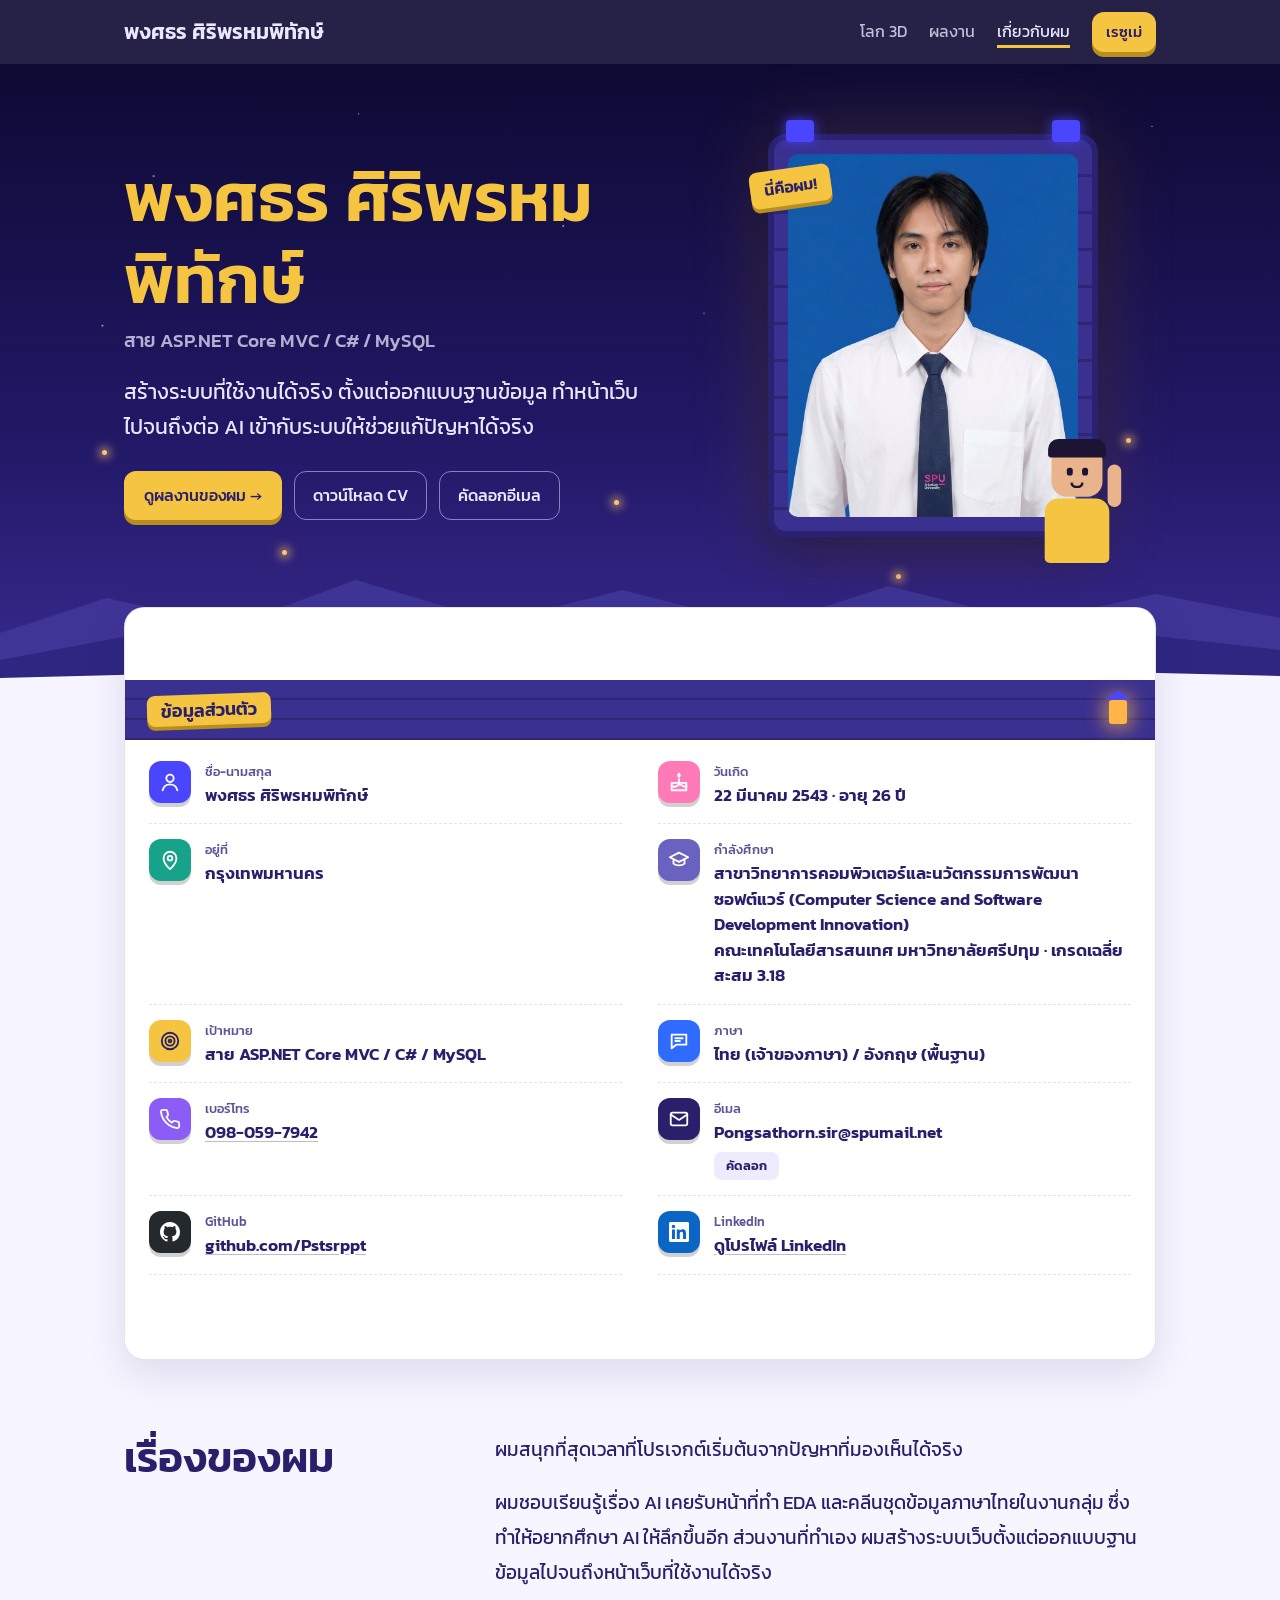
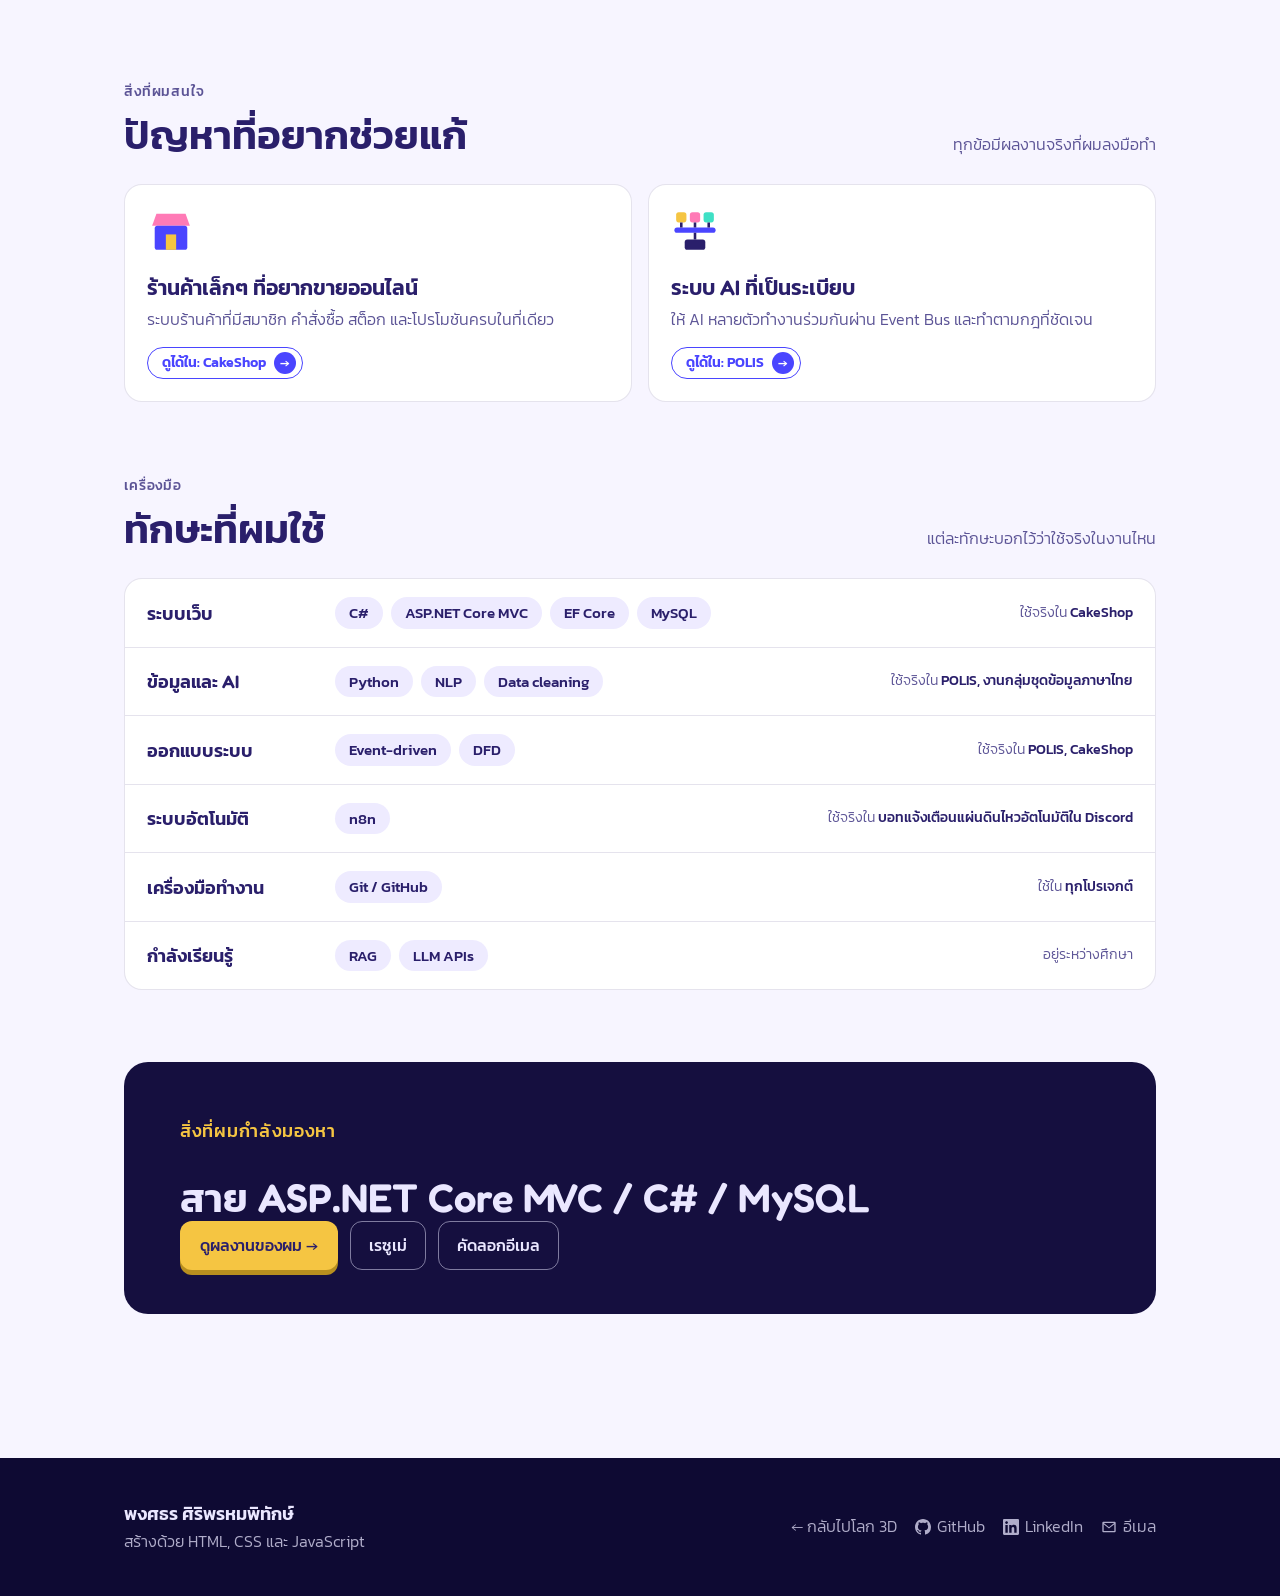
<file: about.html>
<!DOCTYPE html>
<html lang="th">
<head>
<meta charset="UTF-8">
<meta name="viewport" content="width=device-width, initial-scale=1">
<title>เกี่ยวกับผม | Pongsathorn Siriprompitak</title>
<meta name="description" content="เกี่ยวกับ Pongsathorn Siriprompitak สาย ASP.NET Core MVC / C# / MySQL ผลงานจริงจาก CakeShop และ POLIS">
<link rel="icon" type="image/svg+xml" href="favicon.svg">
<meta property="og:type" content="profile">
<meta property="og:title" content="เกี่ยวกับผม | Pongsathorn Siriprompitak">
<meta property="og:description" content="เกี่ยวกับ Pongsathorn Siriprompitak สาย ASP.NET Core MVC / C# / MySQL ผลงานจริงจาก CakeShop และ POLIS">
<meta property="og:url" content="https://pstsrppt.github.io/PortfolioPstsrppt.github.io/about.html">
<meta property="og:image" content="https://pstsrppt.github.io/PortfolioPstsrppt.github.io/images/me.jpg">
<meta name="twitter:card" content="summary_large_image">
<link rel="preconnect" href="https://fonts.googleapis.com">
<link href="https://fonts.googleapis.com/css2?family=Fredoka:wght@500;600;700&family=Kanit:wght@300;400;500;600&display=swap" rel="stylesheet">
<link rel="stylesheet" href="style.css">
</head>
<body>
<nav class="topnav" aria-label="เมนูหลัก"><div class="wrap">
  <a class="logo" href="index.html"><span data-bind="first">Pongsathorn</span><span class="ln"> <span data-bind="last">Siriprompitak</span></span></a>
  <div class="links">
    <a class="hide-m" href="index.html">โลก 3D</a>
    <a href="projects.html">ผลงาน</a>
    <a href="about.html">เกี่ยวกับผม</a>
    <a class="btn y sm" href="resume.html">เรซูเม่</a>
  </div>
</div></nav>
<header class="hero" data-glow>
  <span class="fly" style="left:8%;top:62%"></span><span class="fly" style="left:22%;top:78%;animation-delay:1.2s"></span>
  <span class="fly" style="left:48%;top:70%;animation-delay:2.4s"></span><span class="fly" style="left:70%;top:82%;animation-delay:.6s"></span>
  <span class="fly" style="left:88%;top:60%;animation-delay:3s"></span>
  <div class="wrap hgrid">
    <div>
      <h1><span data-bind="name">พงศธร ศิริพรหมพิทักษ์</span></h1>
      <p class="alias" data-bind="careerFocus">สาย ASP.NET Core MVC / C# / MySQL</p>
      <p class="lead">สร้างระบบที่ใช้งานได้จริง ตั้งแต่ออกแบบฐานข้อมูล ทำหน้าเว็บ ไปจนถึงต่อ AI เข้ากับระบบให้ช่วยแก้ปัญหาได้จริง</p>
      <div class="ctas">
        <a class="btn y" href="projects.html">ดูผลงานของผม →</a>
        <a class="btn g" href="resume.pdf" download="Pongsathorn_Siriprompitak_Resume.pdf">ดาวน์โหลด CV</a>
        <button class="btn g" data-copy>คัดลอกอีเมล</button>
      </div>
    </div>
    <div class="frame">
      <span class="cap l"></span><span class="cap r"></span>
      <div class="board">
        <div class="photo">
          <img src="images/me.jpg" alt="รูปของผม">
        </div>
      </div>
      <span class="sticker">นี่คือผม!</span>
      <div class="peek"><div class="buddy" aria-hidden="true"></div></div>
    </div>
  </div>
  <svg class="hills" viewBox="0 0 1440 150" preserveAspectRatio="none" aria-hidden="true">
    <polygon fill="#3F3596" points="0,95 120,60 260,88 400,42 560,84 700,52 860,88 1000,48 1160,84 1300,56 1440,80 1440,150 0,150"/>
    <polygon fill="#2E2680" points="0,122 180,92 330,114 520,84 690,118 880,88 1060,116 1240,92 1440,112 1440,150 0,150"/>
    <polygon fill="#F7F5FF" points="0,140 360,132 720,138 1080,130 1440,138 1440,150 0,150"/>
  </svg>
</header>

<div class="wrap lift">
  <section class="pcard rv" aria-labelledby="pcTitle">
    <div class="pchead"><h2 class="pctag" id="pcTitle">ข้อมูลส่วนตัว</h2><span class="pclamp" aria-hidden="true"></span></div>
    <ul class="pcgrid">
      <li><span class="pi" style="--c:#4A45FF;--s:#fff"><svg viewBox="0 0 24 24" aria-hidden="true"><circle cx="12" cy="8" r="4"/><path d="M4 21c1-4.5 4.5-6.5 8-6.5s7 2 8 6.5"/></svg></span><div><small>ชื่อ-นามสกุล</small><b data-bind="name">Pongsathorn Siriprompitak</b></div></li>
      <li data-if="birthText"><span class="pi" style="--c:#FF7AB6;--s:#fff"><svg viewBox="0 0 24 24" aria-hidden="true"><path d="M4 21h16v-8H4z"/><path d="M4 16c2 1.5 4 1.5 6 0s4-1.5 6 0 3 1.5 4 0"/><path d="M12 13V9"/><path d="M12 6.5c-1-1-1-2.5 0-3.5 1 1 1 2.5 0 3.5z"/></svg></span><div><small>วันเกิด</small><b data-bind="birthText"></b></div></li>
      <li><span class="pi" style="--c:#16A38A;--s:#fff"><svg viewBox="0 0 24 24" aria-hidden="true"><path d="M12 22s7-6.5 7-12a7 7 0 0 0-14 0c0 5.5 7 12 7 12z"/><circle cx="12" cy="10" r="2.5"/></svg></span><div><small>อยู่ที่</small><b data-bind="location">กรุงเทพมหานคร</b></div></li>
      <li><span class="pi" style="--c:#6A62C0;--s:#fff"><svg viewBox="0 0 24 24" aria-hidden="true"><path d="M2 9l10-5 10 5-10 5z"/><path d="M6 11v5c3 2.5 9 2.5 12 0v-5"/></svg></span><div><small>กำลังศึกษา</small><b>สาขา<span data-bind="major">วิทยาการคอมพิวเตอร์และนวัตกรรมการพัฒนาซอฟต์แวร์ (Software Full Stack Development)</span><br><span data-bind="faculty">คณะเทคโนโลยีสารสนเทศ</span> <span data-bind="universityFull">มหาวิทยาลัยศรีปทุม</span> · เกรดเฉลี่ยสะสม <span data-bind="gpa">3.18</span></b></div></li>
      <li><span class="pi" style="--c:#F5C542;--s:#2A1F6B"><svg viewBox="0 0 24 24" aria-hidden="true"><circle cx="12" cy="12" r="9"/><circle cx="12" cy="12" r="5"/><circle cx="12" cy="12" r="1.5"/></svg></span><div><small>เป้าหมาย</small><b data-bind="careerFocus">สาย ASP.NET Core MVC / C# / MySQL</b></div></li>
      <li><span class="pi" style="--c:#2F6BFF;--s:#fff"><svg viewBox="0 0 24 24" aria-hidden="true"><path d="M4 5h16v11H9l-5 4z"/><path d="M8 9h8M8 12h5"/></svg></span><div><small>ภาษา</small><b data-bind="languages">ไทย / อังกฤษ (พื้นฐาน)</b></div></li>
      <li><span class="pi" style="--c:#8B5CF6;--s:#fff"><svg viewBox="0 0 24 24" aria-hidden="true"><path d="M22 16.92v3a2 2 0 0 1-2.18 2 19.79 19.79 0 0 1-8.63-3.07 19.5 19.5 0 0 1-6-6 19.79 19.79 0 0 1-3.07-8.67A2 2 0 0 1 4.11 2h3a2 2 0 0 1 2 1.72c.127.96.361 1.903.7 2.81a2 2 0 0 1-.45 2.11L8.09 9.91a16 16 0 0 0 6 6l1.27-1.27a2 2 0 0 1 2.11-.45c.907.339 1.85.573 2.81.7A2 2 0 0 1 22 16.92z"/></svg></span><div><small>เบอร์โทร</small><b><a href="tel:0980597942" data-bind="phone">098-059-7942</a></b></div></li>
      <li><span class="pi" style="--c:#2A1F6B;--s:#fff"><svg viewBox="0 0 24 24" aria-hidden="true"><rect x="3" y="5" width="18" height="14" rx="2"/><path d="M3 7l9 6 9-6"/></svg></span><div><small>อีเมล</small><b data-bind="email">Pongsathorn.sir@spumail.net</b><button class="pcopy" data-copy>คัดลอก</button></div></li>
      <li><span class="pi solid" style="--c:#24292E;--s:#fff"><svg viewBox="0 0 16 16" aria-hidden="true"><path d="M8 0C3.58 0 0 3.58 0 8c0 3.54 2.29 6.53 5.47 7.59.4.07.55-.17.55-.38 0-.19-.01-.82-.01-1.49-2.01.37-2.53-.49-2.69-.94-.09-.23-.48-.94-.82-1.13-.28-.15-.68-.52-.01-.53.63-.01 1.08.58 1.23.82.72 1.21 1.87.87 2.33.66.07-.52.28-.87.51-1.07-1.78-.2-3.64-.89-3.64-3.95 0-.87.31-1.59.82-2.15-.08-.2-.36-1.02.08-2.12 0 0 .67-.21 2.2.82.64-.18 1.32-.27 2-.27.68 0 1.36.09 2 .27 1.53-1.04 2.2-.82 2.2-.82.44 1.1.16 1.92.08 2.12.51.56.82 1.27.82 2.15 0 3.07-1.87 3.75-3.65 3.95.29.25.54.73.54 1.48 0 1.07-.01 1.93-.01 2.2 0 .21.15.46.55.38A8.013 8.013 0 0 0 16 8c0-4.42-3.58-8-8-8z"/></svg></span><div><small>GitHub</small><b><a data-link="github">github.com/Pstsrppt</a></b></div></li>
      <li><span class="pi solid" style="--c:#0A66C2;--s:#fff"><svg viewBox="0 0 24 24" aria-hidden="true"><path d="M20.447 20.452h-3.554v-5.569c0-1.328-.027-3.037-1.852-3.037-1.853 0-2.136 1.445-2.136 2.939v5.667H9.351V9h3.414v1.561h.046c.477-.9 1.637-1.85 3.37-1.85 3.601 0 4.267 2.37 4.267 5.455v6.286zM5.337 7.433c-1.144 0-2.063-.926-2.063-2.065 0-1.138.92-2.063 2.063-2.063 1.14 0 2.064.925 2.064 2.063 0 1.139-.925 2.065-2.064 2.065zm1.782 13.019H3.555V9h3.564v11.452zM22.225 0H1.771C.792 0 0 .774 0 1.729v20.542C0 23.227.792 24 1.771 24h20.451C23.2 24 24 23.227 24 22.271V1.729C24 .774 23.2 0 22.222 0h.003z"/></svg></span><div><small>LinkedIn</small><b><a data-link="linkedin">ดูโปรไฟล์ LinkedIn</a></b></div></li>
    </ul>
  </section>
</div>

<section><div class="wrap story">
  <h2 class="rv">เรื่องของผม</h2>
  <div class="rv">
    <p>ผมสนุกที่สุดเวลาที่โปรเจกต์เริ่มต้นจากปัญหาที่มองเห็นได้จริง</p>
    <p>ผมชอบเรียนรู้เรื่อง AI เคยรับหน้าที่ทำ EDA และคลีนชุดข้อมูลภาษาไทยในงานกลุ่ม ซึ่งทำให้อยากศึกษา AI ให้ลึกขึ้นอีก ส่วนงานที่ทำเอง ผมสร้างระบบเว็บตั้งแต่ออกแบบฐานข้อมูลไปจนถึงหน้าเว็บที่ใช้งานได้จริง</p>
  </div>
</div></section>

<section style="padding-top:0"><div class="wrap">
  <div class="sechead rv"><div><p class="kick">สิ่งที่ผมสนใจ</p><h2>ปัญหาที่อยากช่วยแก้</h2></div><p>ทุกข้อมีผลงานจริงที่ผมลงมือทำ</p></div>
  <div class="cards">
    <article class="card rv">
      <svg class="ico" viewBox="0 0 56 56" aria-hidden="true"><path d="M6 22l5-14h34l5 14z" fill="#FF7AB6"/><rect x="9" y="22" width="38" height="28" rx="3" fill="#4A45FF"/><rect x="22" y="32" width="12" height="18" fill="#F5C542"/></svg>
      <h3>ร้านค้าเล็กๆ ที่อยากขายออนไลน์</h3><p>ระบบร้านค้าที่มีสมาชิก คำสั่งซื้อ สต็อก และโปรโมชันครบในที่เดียว</p><a class="seein" href="projects.html#cakeshop">ดูได้ใน: CakeShop</a>
    </article>
    <article class="card rv">
      <svg class="ico" viewBox="0 0 56 56" aria-hidden="true"><rect x="4" y="24" width="48" height="6" rx="3" fill="#4A45FF"/><rect x="6" y="6" width="12" height="12" rx="3" fill="#F5C542"/><rect x="22" y="6" width="12" height="12" rx="3" fill="#FF7AB6"/><rect x="38" y="6" width="12" height="12" rx="3" fill="#3FE0C5"/><rect x="16" y="38" width="24" height="12" rx="3" fill="#2A1F6B"/><path d="M12 18v6M28 18v6M44 18v6M28 30v8" stroke="#2A1F6B" stroke-width="3"/></svg>
      <h3>ระบบ AI ที่เป็นระเบียบ</h3><p>ให้ AI หลายตัวทำงานร่วมกันผ่าน Event Bus และทำตามกฎที่ชัดเจน</p><a class="seein" href="projects.html#polis">ดูได้ใน: POLIS</a>
    </article>
  </div>
</div></section>

<section style="padding-top:0"><div class="wrap">
  <div class="sechead rv"><div><p class="kick">เครื่องมือ</p><h2>ทักษะที่ผมใช้</h2></div><p>แต่ละทักษะบอกไว้ว่าใช้จริงในงานไหน</p></div>
  <div class="tools rv">
    <div class="trow"><b>ระบบเว็บ</b><div class="chips"><span>C#</span><span>ASP.NET Core MVC</span><span>EF Core</span><span>MySQL</span></div><p class="proof">ใช้จริงใน <strong>CakeShop</strong></p></div>
    <div class="trow"><b>ข้อมูลและ AI</b><div class="chips"><span>Python</span><span>NLP</span><span>Data cleaning</span></div><p class="proof">ใช้จริงใน <strong>POLIS, งานกลุ่มชุดข้อมูลภาษาไทย</strong></p></div>
    <div class="trow"><b>ออกแบบระบบ</b><div class="chips"><span>Event-driven</span><span>DFD</span></div><p class="proof">ใช้จริงใน <strong>POLIS, CakeShop</strong></p></div>
    <div class="trow"><b>ระบบอัตโนมัติ</b><div class="chips"><span>n8n</span></div><p class="proof">ใช้จริงใน <strong data-bind="n8n">[โปรเจกต์ที่ใช้ n8n]</strong></p></div>
    <div class="trow"><b>เครื่องมือทำงาน</b><div class="chips"><span>Git / GitHub</span></div><p class="proof">ใช้ใน <strong>ทุกโปรเจกต์</strong></p></div>
    <div class="trow"><b>กำลังเรียนรู้</b><div class="chips"><span>RAG</span><span>LLM APIs</span></div><p class="proof">อยู่ระหว่างศึกษา</p></div>
  </div>
</div></section>

<section style="padding-top:0"><div class="wrap">
  <div class="look rv" data-glow>
    <p class="kick">สิ่งที่ผมกำลังมองหา</p>
    <h2 data-bind="careerFocus">สาย ASP.NET Core MVC / C# / MySQL</h2>
    <div class="ctas">
      <a class="btn y" href="projects.html">ดูผลงานของผม →</a>
      <a class="btn g" href="resume.html">เรซูเม่</a>
      <button class="btn g" data-copy>คัดลอกอีเมล</button>
    </div>
  </div>
</div></section>
<footer><div class="wrap">
  <div><b data-bind="name">Pongsathorn Siriprompitak</b><br>สร้างด้วย HTML, CSS และ JavaScript</div>
  <div class="fl"><a href="index.html">← กลับไปโลก 3D</a><a data-link="github"><svg viewBox="0 0 16 16" aria-hidden="true"><path d="M8 0C3.58 0 0 3.58 0 8c0 3.54 2.29 6.53 5.47 7.59.4.07.55-.17.55-.38 0-.19-.01-.82-.01-1.49-2.01.37-2.53-.49-2.69-.94-.09-.23-.48-.94-.82-1.13-.28-.15-.68-.52-.01-.53.63-.01 1.08.58 1.23.82.72 1.21 1.87.87 2.33.66.07-.52.28-.87.51-1.07-1.78-.2-3.64-.89-3.64-3.95 0-.87.31-1.59.82-2.15-.08-.2-.36-1.02.08-2.12 0 0 .67-.21 2.2.82.64-.18 1.32-.27 2-.27.68 0 1.36.09 2 .27 1.53-1.04 2.2-.82 2.2-.82.44 1.1.16 1.92.08 2.12.51.56.82 1.27.82 2.15 0 3.07-1.87 3.75-3.65 3.95.29.25.54.73.54 1.48 0 1.07-.01 1.93-.01 2.2 0 .21.15.46.55.38A8.013 8.013 0 0 0 16 8c0-4.42-3.58-8-8-8z"/></svg>GitHub</a><a data-link="linkedin"><svg viewBox="0 0 24 24" aria-hidden="true"><path d="M20.447 20.452h-3.554v-5.569c0-1.328-.027-3.037-1.852-3.037-1.853 0-2.136 1.445-2.136 2.939v5.667H9.351V9h3.414v1.561h.046c.477-.9 1.637-1.85 3.37-1.85 3.601 0 4.267 2.37 4.267 5.455v6.286zM5.337 7.433c-1.144 0-2.063-.926-2.063-2.065 0-1.138.92-2.063 2.063-2.063 1.14 0 2.064.925 2.064 2.063 0 1.139-.925 2.065-2.064 2.065zm1.782 13.019H3.555V9h3.564v11.452zM22.225 0H1.771C.792 0 0 .774 0 1.729v20.542C0 23.227.792 24 1.771 24h20.451C23.2 24 24 23.227 24 22.271V1.729C24 .774 23.2 0 22.222 0h.003z"/></svg>LinkedIn</a><a data-link="email"><svg viewBox="0 0 24 24" aria-hidden="true"><path d="M2 5.5A1.5 1.5 0 0 1 3.5 4h17A1.5 1.5 0 0 1 22 5.5v13a1.5 1.5 0 0 1-1.5 1.5h-17A1.5 1.5 0 0 1 2 18.5v-13zm2.2.5 7.8 6.2L19.8 6H4.2zM4 7.9V18h16V7.9l-8 6.4-8-6.4z"/></svg>อีเมล</a></div>
</div></footer>
<script src="data.js"></script>
<script src="site.js"></script>
</body>
</html>
</file>
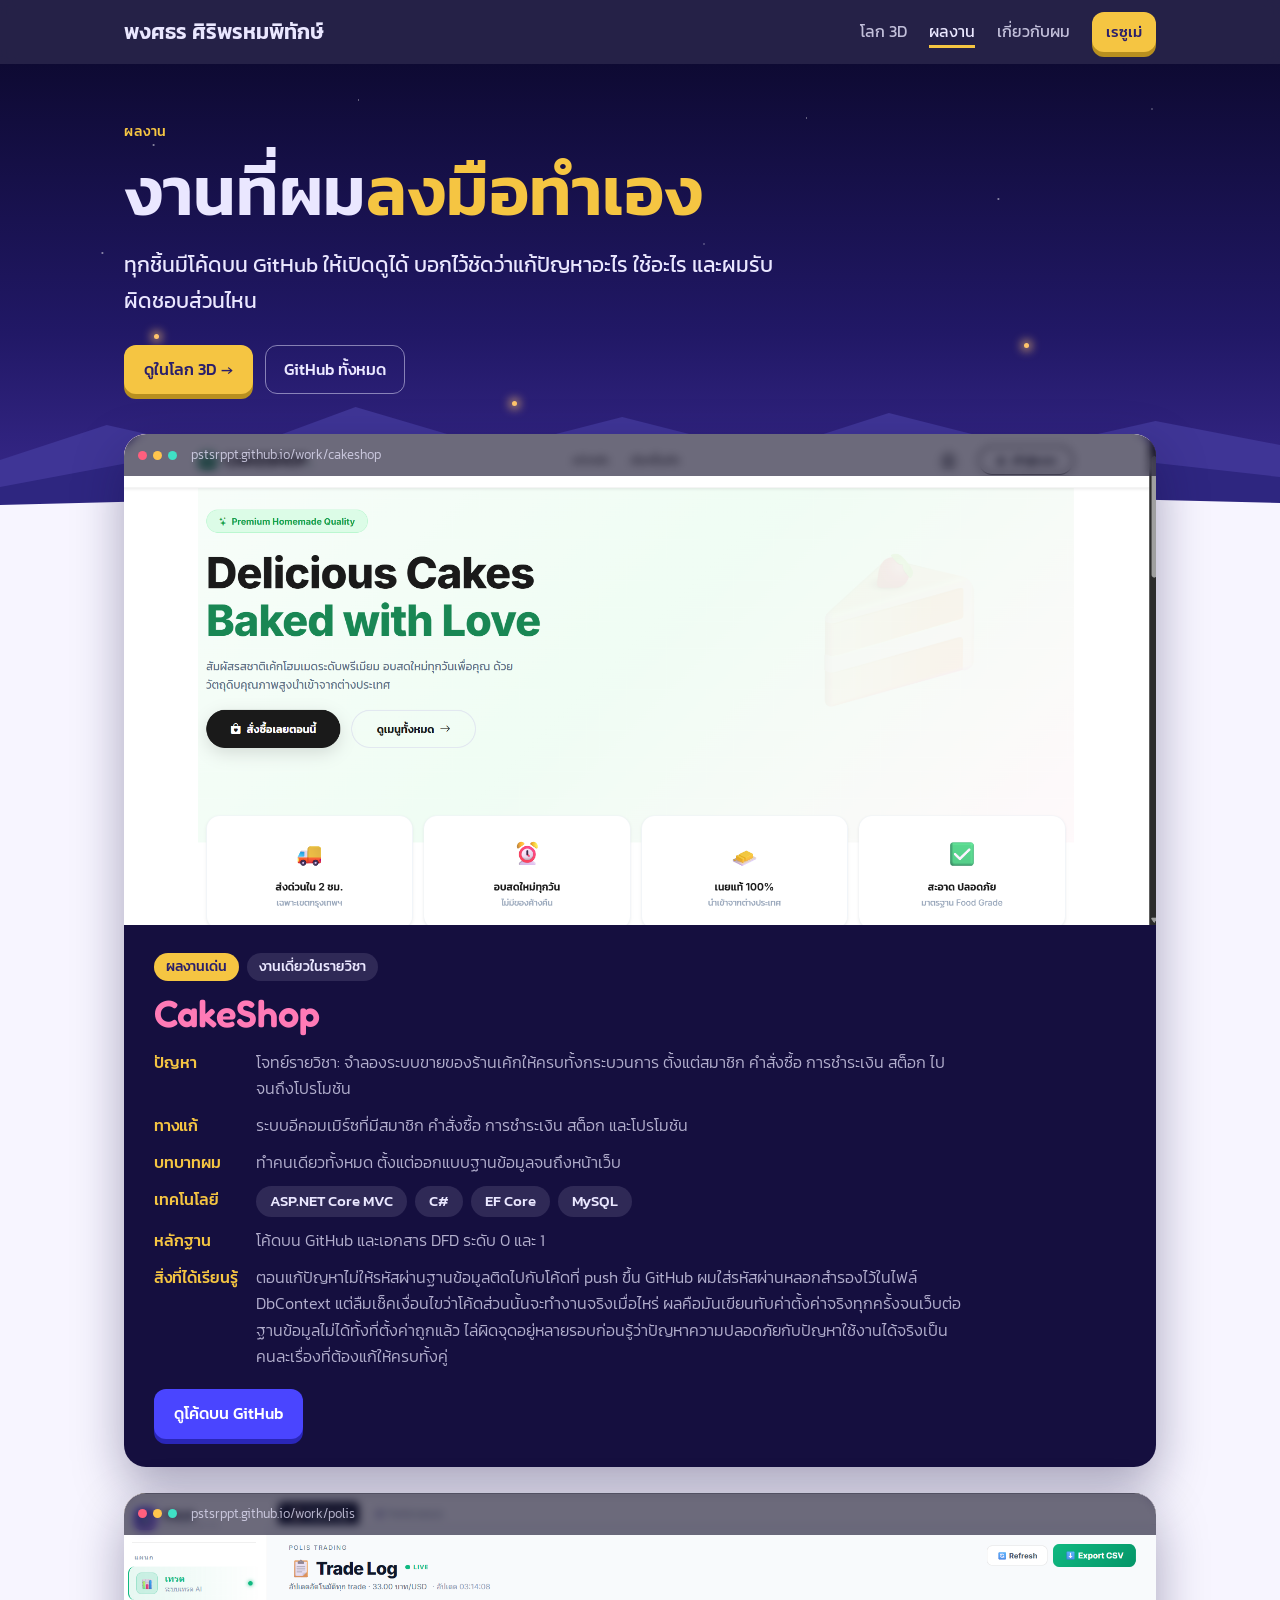
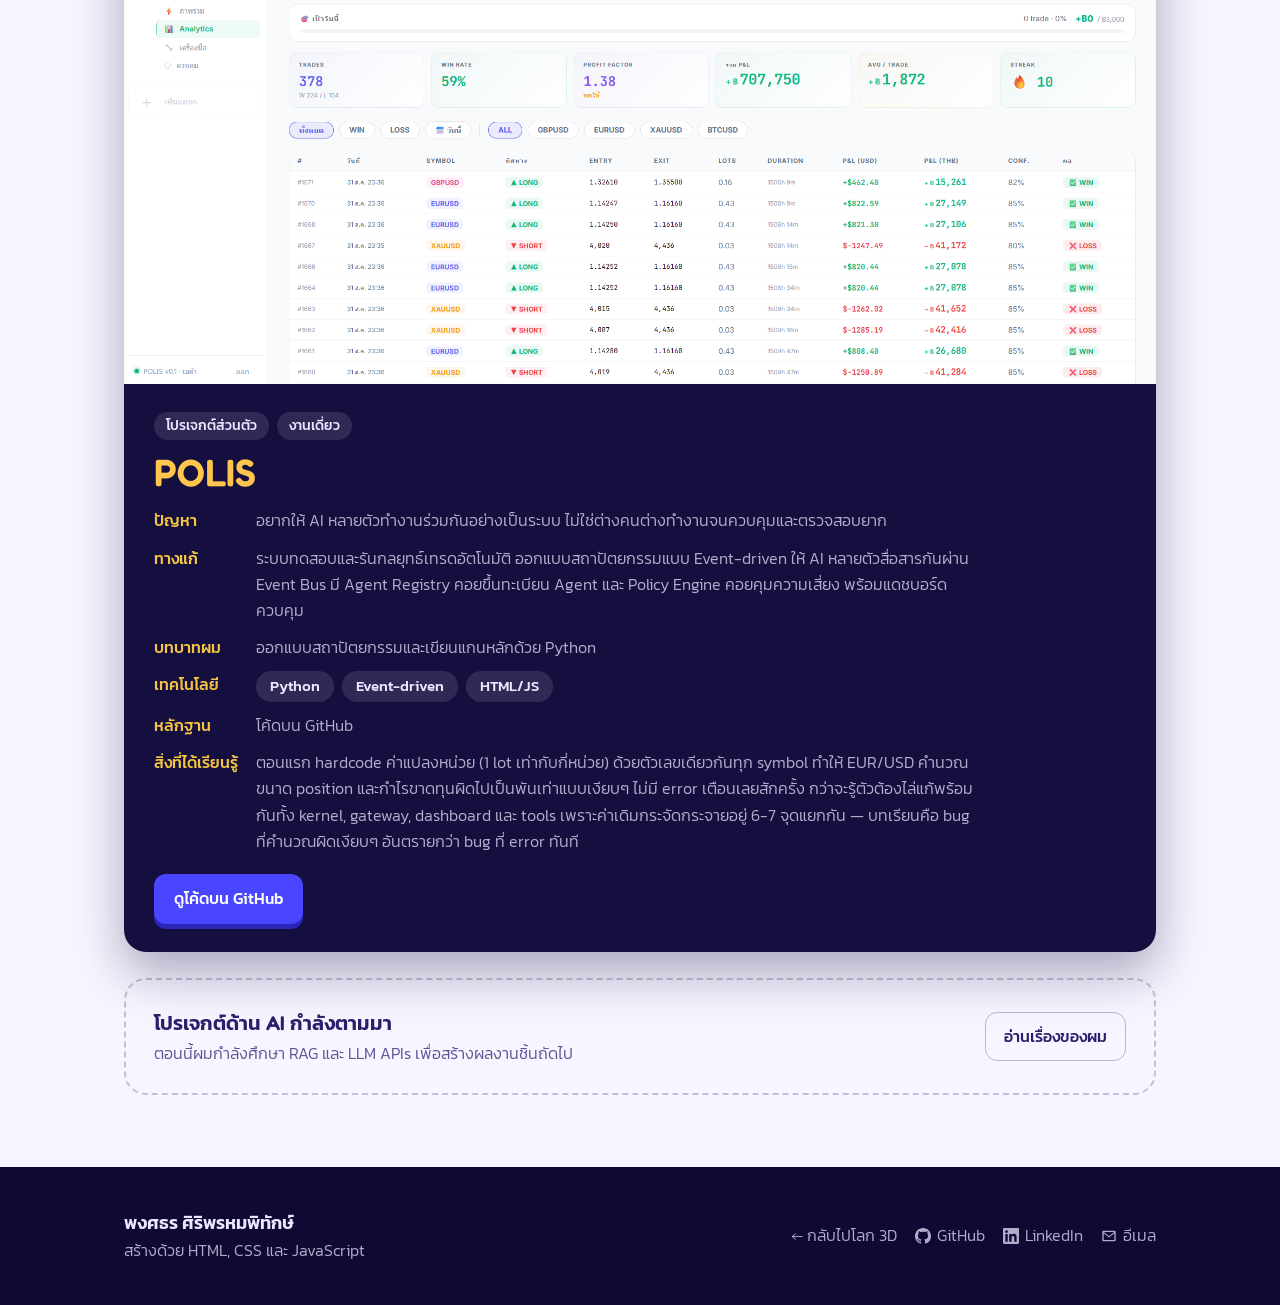
<file: projects.html>
<!DOCTYPE html>
<html lang="th">
<head>
<meta charset="UTF-8">
<meta name="viewport" content="width=device-width, initial-scale=1">
<title>ผลงาน | Pongsathorn Siriprompitak</title>
<meta name="description" content="ผลงานของ Pongsathorn Siriprompitak: CakeShop ระบบอีคอมเมิร์ซด้วย ASP.NET Core MVC และ POLIS ระบบ AI แบบ Event-driven">
<link rel="icon" type="image/svg+xml" href="favicon.svg">
<meta property="og:type" content="website">
<meta property="og:title" content="ผลงาน | Pongsathorn Siriprompitak">
<meta property="og:description" content="ผลงานของ Pongsathorn Siriprompitak: CakeShop ระบบอีคอมเมิร์ซด้วย ASP.NET Core MVC และ POLIS ระบบ AI แบบ Event-driven">
<meta property="og:url" content="https://pstsrppt.github.io/PortfolioPstsrppt.github.io/projects.html">
<meta property="og:image" content="https://pstsrppt.github.io/PortfolioPstsrppt.github.io/images/cakeshop.png">
<meta name="twitter:card" content="summary_large_image">
<link rel="preconnect" href="https://fonts.googleapis.com">
<link href="https://fonts.googleapis.com/css2?family=Fredoka:wght@500;600;700&family=Kanit:wght@300;400;500;600&display=swap" rel="stylesheet">
<link rel="stylesheet" href="style.css">
</head>
<body>
<nav class="topnav" aria-label="เมนูหลัก"><div class="wrap">
  <a class="logo" href="index.html"><span data-bind="first">Pongsathorn</span><span class="ln"> <span data-bind="last">Siriprompitak</span></span></a>
  <div class="links">
    <a class="hide-m" href="index.html">โลก 3D</a>
    <a href="projects.html">ผลงาน</a>
    <a href="about.html">เกี่ยวกับผม</a>
    <a class="btn y sm" href="resume.html">เรซูเม่</a>
  </div>
</div></nav>
<header class="hero short" data-glow>
  <span class="fly" style="left:12%;top:60%"></span><span class="fly" style="left:40%;top:75%;animation-delay:1.4s"></span><span class="fly" style="left:80%;top:62%;animation-delay:2.6s"></span>
  <div class="wrap">
    <p class="kick" style="color:var(--tag)">ผลงาน</p>
    <h1>งานที่ผม<span>ลงมือทำเอง</span></h1>
    <p class="lead">ทุกชิ้นมีโค้ดบน GitHub ให้เปิดดูได้ บอกไว้ชัดว่าแก้ปัญหาอะไร ใช้อะไร และผมรับผิดชอบส่วนไหน</p>
    <div class="ctas"><a class="btn y" href="index.html?go=projects">ดูในโลก 3D →</a><a class="btn g" data-link="github">GitHub ทั้งหมด</a></div>
  </div>
  <svg class="hills" viewBox="0 0 1440 150" preserveAspectRatio="none" aria-hidden="true">
    <polygon fill="#3F3596" points="0,95 120,60 260,88 400,42 560,84 700,52 860,88 1000,48 1160,84 1300,56 1440,80 1440,150 0,150"/>
    <polygon fill="#2E2680" points="0,122 180,92 330,114 520,84 690,118 880,88 1060,116 1240,92 1440,112 1440,150 0,150"/>
    <polygon fill="#F7F5FF" points="0,140 360,132 720,138 1080,130 1440,138 1440,150 0,150"/>
  </svg>
</header>

<div class="wrap lift">
  <article class="case rv" id="cakeshop" style="--c:#FF7AB6">
    <div class="shot">
      <div class="chrome" aria-hidden="true"><i></i><i></i><i></i><span>pstsrppt.github.io/work/cakeshop</span></div>
      <img src="images/cakeshop.png" alt="หน้าจอระบบ CakeShop">
    </div>
    <div class="body">
      <div class="tagrow"><span class="tag star">ผลงานเด่น</span><span class="tag">งานเดี่ยวในรายวิชา</span></div>
      <h2>CakeShop</h2>
      <dl class="dl">
        <dt>ปัญหา</dt><dd>โจทย์รายวิชา: จำลองระบบขายของร้านเค้กให้ครบทั้งกระบวนการ ตั้งแต่สมาชิก คำสั่งซื้อ การชำระเงิน สต็อก ไปจนถึงโปรโมชัน</dd>
        <dt>ทางแก้</dt><dd>ระบบอีคอมเมิร์ซที่มีสมาชิก คำสั่งซื้อ การชำระเงิน สต็อก และโปรโมชัน</dd>
        <dt>บทบาทผม</dt><dd>ทำคนเดียวทั้งหมด ตั้งแต่ออกแบบฐานข้อมูลจนถึงหน้าเว็บ</dd>
        <dt>เทคโนโลยี</dt><dd><div class="chips"><span>ASP.NET Core MVC</span><span>C#</span><span>EF Core</span><span>MySQL</span></div></dd>
        <dt>หลักฐาน</dt><dd>โค้ดบน GitHub และเอกสาร DFD ระดับ 0 และ 1</dd>
        <dt>สิ่งที่ได้เรียนรู้</dt><dd>ตอนแก้ปัญหาไม่ให้รหัสผ่านฐานข้อมูลติดไปกับโค้ดที่ push ขึ้น GitHub ผมใส่รหัสผ่านหลอกสำรองไว้ในไฟล์ DbContext แต่ลืมเช็คเงื่อนไขว่าโค้ดส่วนนั้นจะทำงานจริงเมื่อไหร่ ผลคือมันเขียนทับค่าตั้งค่าจริงทุกครั้งจนเว็บต่อฐานข้อมูลไม่ได้ทั้งที่ตั้งค่าถูกแล้ว ไล่ผิดจุดอยู่หลายรอบก่อนรู้ว่าปัญหาความปลอดภัยกับปัญหาใช้งานได้จริงเป็นคนละเรื่องที่ต้องแก้ให้ครบทั้งคู่</dd>
      </dl>
      <div class="ctas"><a class="btn b" href="https://github.com/Pstsrppt/cakeshop-ecommerce" target="_blank" rel="noopener">ดูโค้ดบน GitHub</a></div>
    </div>
  </article>
  <article class="case rv" id="polis" style="--c:#FFC54D">
    <div class="shot">
      <div class="chrome" aria-hidden="true"><i></i><i></i><i></i><span>pstsrppt.github.io/work/polis</span></div>
      <img src="images/polis.png" alt="แดชบอร์ด Trade Log ของ POLIS">
    </div>
    <div class="body">
      <div class="tagrow"><span class="tag">โปรเจกต์ส่วนตัว</span><span class="tag">งานเดี่ยว</span></div>
      <h2>POLIS</h2>
      <dl class="dl">
        <dt>ปัญหา</dt><dd>อยากให้ AI หลายตัวทำงานร่วมกันอย่างเป็นระบบ ไม่ใช่ต่างคนต่างทำงานจนควบคุมและตรวจสอบยาก</dd>
        <dt>ทางแก้</dt><dd>ระบบทดสอบและรันกลยุทธ์เทรดอัตโนมัติ ออกแบบสถาปัตยกรรมแบบ Event-driven ให้ AI หลายตัวสื่อสารกันผ่าน Event Bus มี Agent Registry คอยขึ้นทะเบียน Agent และ Policy Engine คอยคุมความเสี่ยง พร้อมแดชบอร์ดควบคุม</dd>
        <dt>บทบาทผม</dt><dd>ออกแบบสถาปัตยกรรมและเขียนแกนหลักด้วย Python</dd>
        <dt>เทคโนโลยี</dt><dd><div class="chips"><span>Python</span><span>Event-driven</span><span>HTML/JS</span></div></dd>
        <dt>หลักฐาน</dt><dd>โค้ดบน GitHub</dd>
        <dt>สิ่งที่ได้เรียนรู้</dt><dd>ตอนแรก hardcode ค่าแปลงหน่วย (1 lot เท่ากับกี่หน่วย) ด้วยตัวเลขเดียวกันทุก symbol ทำให้ EUR/USD คำนวณขนาด position และกำไรขาดทุนผิดไปเป็นพันเท่าแบบเงียบๆ ไม่มี error เตือนเลยสักครั้ง กว่าจะรู้ตัวต้องไล่แก้พร้อมกันทั้ง kernel, gateway, dashboard และ tools เพราะค่าเดิมกระจัดกระจายอยู่ 6-7 จุดแยกกัน — บทเรียนคือ bug ที่คำนวณผิดเงียบๆ อันตรายกว่า bug ที่ error ทันที</dd>
      </dl>
      <div class="ctas"><a class="btn b" href="https://github.com/Pstsrppt/polis-trading-system" target="_blank" rel="noopener">ดูโค้ดบน GitHub</a></div>
    </div>
  </article>

  <div class="soon rv">
    <div><b>โปรเจกต์ด้าน AI กำลังตามมา</b><br>ตอนนี้ผมกำลังศึกษา RAG และ LLM APIs เพื่อสร้างผลงานชิ้นถัดไป</div>
    <a class="btn gi" href="about.html">อ่านเรื่องของผม</a>
  </div>
</div>
<footer><div class="wrap">
  <div><b data-bind="name">Pongsathorn Siriprompitak</b><br>สร้างด้วย HTML, CSS และ JavaScript</div>
  <div class="fl"><a href="index.html">← กลับไปโลก 3D</a><a data-link="github"><svg viewBox="0 0 16 16" aria-hidden="true"><path d="M8 0C3.58 0 0 3.58 0 8c0 3.54 2.29 6.53 5.47 7.59.4.07.55-.17.55-.38 0-.19-.01-.82-.01-1.49-2.01.37-2.53-.49-2.69-.94-.09-.23-.48-.94-.82-1.13-.28-.15-.68-.52-.01-.53.63-.01 1.08.58 1.23.82.72 1.21 1.87.87 2.33.66.07-.52.28-.87.51-1.07-1.78-.2-3.64-.89-3.64-3.95 0-.87.31-1.59.82-2.15-.08-.2-.36-1.02.08-2.12 0 0 .67-.21 2.2.82.64-.18 1.32-.27 2-.27.68 0 1.36.09 2 .27 1.53-1.04 2.2-.82 2.2-.82.44 1.1.16 1.92.08 2.12.51.56.82 1.27.82 2.15 0 3.07-1.87 3.75-3.65 3.95.29.25.54.73.54 1.48 0 1.07-.01 1.93-.01 2.2 0 .21.15.46.55.38A8.013 8.013 0 0 0 16 8c0-4.42-3.58-8-8-8z"/></svg>GitHub</a><a data-link="linkedin"><svg viewBox="0 0 24 24" aria-hidden="true"><path d="M20.447 20.452h-3.554v-5.569c0-1.328-.027-3.037-1.852-3.037-1.853 0-2.136 1.445-2.136 2.939v5.667H9.351V9h3.414v1.561h.046c.477-.9 1.637-1.85 3.37-1.85 3.601 0 4.267 2.37 4.267 5.455v6.286zM5.337 7.433c-1.144 0-2.063-.926-2.063-2.065 0-1.138.92-2.063 2.063-2.063 1.14 0 2.064.925 2.064 2.063 0 1.139-.925 2.065-2.064 2.065zm1.782 13.019H3.555V9h3.564v11.452zM22.225 0H1.771C.792 0 0 .774 0 1.729v20.542C0 23.227.792 24 1.771 24h20.451C23.2 24 24 23.227 24 22.271V1.729C24 .774 23.2 0 22.222 0h.003z"/></svg>LinkedIn</a><a data-link="email"><svg viewBox="0 0 24 24" aria-hidden="true"><path d="M2 5.5A1.5 1.5 0 0 1 3.5 4h17A1.5 1.5 0 0 1 22 5.5v13a1.5 1.5 0 0 1-1.5 1.5h-17A1.5 1.5 0 0 1 2 18.5v-13zm2.2.5 7.8 6.2L19.8 6H4.2zM4 7.9V18h16V7.9l-8 6.4-8-6.4z"/></svg>อีเมล</a></div>
</div></footer>
<script src="data.js"></script>
<script src="site.js"></script>
</body>
</html>
</file>
<file: style.css>
:root{--night:#150F3F;--deep:#0E0A33;--wood:#5F55C9;--wood2:#3A308F;--blue:#4A45FF;--amber:#FFB547;--tag:#F5C542;--ink:#2A1F6B;--text:#EAE7FF;--soft:rgba(234,231,255,.74);--paper:#F7F5FF;--muted:#5C5496;--line:rgba(42,31,107,.12);--chip:#EEEBFF;--live:#3FE0C5}
*{box-sizing:border-box;margin:0}
html{scroll-behavior:smooth;-webkit-text-size-adjust:100%;text-size-adjust:100%}
body{font-family:Kanit,sans-serif;font-weight:300;color:var(--ink);background:var(--paper);line-height:1.7;overflow-wrap:break-word;word-break:break-word;overflow-x:hidden}
a{color:inherit}
button{font:inherit;cursor:pointer}
:focus-visible{outline:3px solid var(--amber);outline-offset:3px}
.wrap{max-width:1080px;margin:0 auto;padding:0 24px}
h1,h2,h3{font-family:Fredoka,Kanit,sans-serif;font-weight:600;line-height:1.2;overflow-wrap:break-word}
p{overflow-wrap:break-word}
.kick{font-size:14px;letter-spacing:.06em;font-weight:500;color:#6A62C0;margin-bottom:6px}

/* ---------- nav ---------- */
.topnav{position:sticky;top:0;z-index:10;background:rgba(14,10,51,.9);backdrop-filter:blur(8px);color:var(--text)}
.topnav .wrap{display:flex;align-items:center;justify-content:space-between;height:64px;gap:16px}
.logo{font-family:Fredoka,Kanit,sans-serif;font-weight:600;font-size:21px;text-decoration:none;white-space:nowrap}
.links{display:flex;align-items:center;gap:22px;font-weight:400}
.links a{text-decoration:none;opacity:.8}
.links a:hover,.links a[aria-current]{opacity:1}
.links a[aria-current]:not(.btn){text-decoration:underline;text-decoration-color:var(--tag);text-decoration-thickness:3px;text-underline-offset:8px}

/* ---------- buttons ---------- */
.btn{display:inline-flex;align-items:center;gap:8px;text-decoration:none;border:0;border-radius:12px;padding:11px 20px;font-weight:500;font-size:16px;transition:transform .12s,box-shadow .12s;opacity:1!important}
.btn.y{background:var(--tag);color:var(--ink);box-shadow:0 5px 0 #B88F1F}
.btn.b{background:var(--blue);color:#fff;box-shadow:0 5px 0 #2A26B8}
.btn.g{background:transparent;color:var(--text);border:1.5px solid rgba(234,231,255,.5);padding:10px 18px}
.btn.gi{background:transparent;color:var(--ink);border:1.5px solid rgba(42,31,107,.3);padding:10px 18px}
.btn.y:hover{transform:translateY(2px);box-shadow:0 3px 0 #B88F1F}.btn.b:hover{transform:translateY(2px);box-shadow:0 3px 0 #2A26B8}
.btn.g:hover{border-color:var(--tag);color:var(--tag)}.btn.gi:hover{border-color:var(--ink)}
.btn.sm{padding:7px 14px;font-size:15px}
.ctas{display:flex;gap:12px;flex-wrap:wrap;align-items:center}

/* ---------- night hero ---------- */
.hero{position:relative;overflow:hidden;color:var(--text);background:linear-gradient(#0E0A33 0%,#211866 60%,#3A2A8F 100%);padding:70px 0 150px}
.hero.short{padding:56px 0 120px}
.hero::before{content:"";position:absolute;inset:0;opacity:.7;background-image:radial-gradient(1.5px 1.5px at 12% 18%,#fff,transparent),radial-gradient(1px 1px at 28% 8%,#fff,transparent),radial-gradient(1.5px 1.5px at 44% 26%,#fff,transparent),radial-gradient(1px 1px at 63% 12%,#fff,transparent),radial-gradient(1.5px 1.5px at 78% 30%,#fff,transparent),radial-gradient(1px 1px at 90% 10%,#fff,transparent),radial-gradient(1px 1px at 55% 40%,#fff,transparent),radial-gradient(1.5px 1.5px at 8% 42%,#fff,transparent)}
.hills{position:absolute;left:0;right:0;bottom:-1px;width:100%;height:150px}
.fly{position:absolute;width:5px;height:5px;border-radius:50%;background:#FFC46B;box-shadow:0 0 10px 3px rgba(255,196,107,.7);animation:fly 6s ease-in-out infinite}
@keyframes fly{0%,100%{transform:translate(0,0);opacity:.3}50%{transform:translate(18px,-22px);opacity:1}}
.hero .wrap{position:relative;z-index:1}
.hero .kick{color:var(--tag)}
.hero h1{font-size:clamp(38px,6vw,68px);margin:6px 0 6px}
.hero h1 span{color:var(--tag)}
.hero .alias{color:var(--soft);font-size:19px;font-weight:500}
.hero .lead{font-size:clamp(18px,2.2vw,21px);line-height:1.7;margin:16px 0 26px;max-width:32em;font-weight:400}
.badge{display:inline-flex;align-items:center;gap:8px;font-size:15px;font-weight:500;padding:4px 14px;border-radius:40px;background:rgba(63,224,197,.15);color:var(--live);border:1px solid var(--live)}
.badge.below{margin-top:18px}
.badge i{width:8px;height:8px;border-radius:50%;background:var(--live);animation:ping 1.8s infinite}
@keyframes ping{0%{box-shadow:0 0 0 0 rgba(63,224,197,.7)}70%{box-shadow:0 0 0 8px rgba(63,224,197,0)}100%{box-shadow:0 0 0 0 rgba(63,224,197,0)}}
.hgrid{display:grid;grid-template-columns:1.2fr 1fr;gap:50px;align-items:center}

/* photo board + character */
.frame{position:relative;justify-self:center;width:min(330px,100%)}
.frame .cap{position:absolute;top:-14px;width:28px;height:22px;background:var(--blue);border-radius:4px;box-shadow:0 0 14px rgba(74,69,255,.8)}
.frame .cap.l{left:18px}.frame .cap.r{right:18px}
.board{background:repeating-linear-gradient(180deg,var(--wood2) 0 34px,#2E2575 34px 37px);border:6px solid #2A2270;border-radius:18px;padding:14px;box-shadow:0 20px 50px rgba(0,0,0,.35),0 0 80px rgba(255,181,71,.18)}
.photo{aspect-ratio:4/5;border-radius:10px;overflow:hidden;background:repeating-linear-gradient(45deg,#2B2378 0 14px,#322A85 14px 28px);display:grid;place-items:center;text-align:center;color:var(--soft);font-weight:400}
.photo img{width:100%;height:100%;object-fit:cover;display:block}
.sticker{position:absolute;left:-18px;top:34px;background:var(--tag);color:var(--ink);font-weight:600;padding:5px 14px;border-radius:8px;transform:rotate(-8deg);box-shadow:0 4px 0 #B88F1F}
.peek{position:absolute;right:-30px;bottom:-26px;transform:scale(.85);transform-origin:100% 100%}
.buddy{position:relative;width:120px;height:150px}
.buddy .arm{position:absolute;left:96px;top:34px;width:16px;height:50px;background:#E9B48C;border-radius:8px;transform-origin:50% 100%;animation:wave 1.1s ease-in-out 3;animation-delay:.8s}
@keyframes wave{50%{transform:rotate(28deg)}}
.buddy .body{position:absolute;left:22px;top:74px;width:76px;height:76px;background:var(--tag);border-radius:16px 16px 6px 6px}
.buddy .head{position:absolute;left:30px;top:12px;width:60px;height:60px;background:#E9B48C;border-radius:18px}
.buddy .hair{position:absolute;left:26px;top:4px;width:68px;height:22px;background:#1B1433;border-radius:12px 12px 4px 4px}
.buddy .eye{position:absolute;top:38px;width:7px;height:9px;background:#1B1433;border-radius:3px;animation:blink 4s infinite}
.buddy .eye.l{left:48px}.buddy .eye.r{left:66px}
@keyframes blink{0%,94%,100%{transform:scaleY(1)}96%{transform:scaleY(.1)}}
.buddy .mouth{position:absolute;left:52px;top:55px;width:16px;height:7px;border:3px solid #1B1433;border-top:0;border-radius:0 0 10px 10px}

/* ---------- content blocks ---------- */
section{padding:72px 0}
.lift{position:relative;z-index:2;margin-top:-80px}
.facts{display:grid;grid-template-columns:repeat(4,1fr);gap:14px}
.fact{background:#fff;border:1.5px solid var(--line);border-radius:16px;padding:18px;box-shadow:0 10px 30px rgba(42,31,107,.08)}
.fact b{display:block;font-family:Fredoka,Kanit,sans-serif;font-weight:600;font-size:23px;line-height:1.3}
.fact span{color:var(--muted);font-size:15px}
.story{display:grid;grid-template-columns:1fr 2fr;gap:40px}
.story h2{font-size:clamp(30px,4vw,42px);position:sticky;top:96px;align-self:start}
.story p{font-size:clamp(17px,1.9vw,19px);line-height:1.85;font-weight:400;margin-bottom:18px;max-width:38em}
.sechead{display:flex;justify-content:space-between;align-items:end;gap:20px;flex-wrap:wrap;margin-bottom:26px}
.sechead h2{font-size:clamp(28px,4vw,40px)}
.sechead p{color:var(--muted);max-width:30em}
.cards{display:grid;grid-template-columns:repeat(2,1fr);gap:16px}
.card{background:#fff;border:1.5px solid var(--line);border-radius:18px;padding:22px;transition:transform .2s,box-shadow .2s}
.card:hover{transform:translateY(-4px);box-shadow:0 14px 30px rgba(42,31,107,.1)}
.ico{width:48px;height:48px;margin-bottom:12px}
.card h3{font-size:21px;margin-bottom:6px}
.card p{color:var(--muted);font-size:16px}
.seein{display:inline-flex;align-items:center;gap:8px;margin-top:14px;font-size:14px;font-weight:600;background:#fff;border:1.5px solid var(--blue);border-radius:30px;padding:3px 6px 3px 14px;color:var(--blue);text-decoration:none;transition:background .15s,color .15s,transform .15s,box-shadow .15s}
.seein::after{content:"→";flex:none;display:inline-grid;place-items:center;width:22px;height:22px;border-radius:50%;background:var(--blue);color:#fff;font-size:13px;transition:transform .15s}
.seein:hover{background:var(--blue);color:#fff;transform:translateY(-2px);box-shadow:0 6px 14px rgba(74,69,255,.28)}
.seein:hover::after{background:#fff;color:var(--blue);transform:translateX(2px)}
.tools{background:#fff;border:1.5px solid var(--line);border-radius:18px;overflow:hidden}
.trow{display:grid;grid-template-columns:170px 1fr auto;gap:18px;align-items:center;padding:18px 22px;border-bottom:1px solid var(--line)}
.trow:last-child{border-bottom:0}
.trow b{font-family:Fredoka,Kanit,sans-serif;font-weight:600;font-size:18px}
.chips{display:flex;flex-wrap:wrap;gap:8px}
.chips span{background:var(--chip);border-radius:30px;padding:3px 14px;font-weight:500;font-size:15px}
.proof{font-size:14px;color:var(--muted);text-align:right}
.proof strong{color:var(--ink);font-weight:500}
.look{background:var(--night);color:var(--text);border-radius:24px;padding:44px clamp(22px,5vw,56px);position:relative;overflow:hidden}
.look .kick{color:var(--tag)}
.look h2{font-size:clamp(26px,4vw,40px);max-width:22em;position:relative;text-wrap:balance}
.look h2 .focus{display:block;font-size:.58em;font-weight:500;color:var(--soft);margin-top:8px}
.look p{color:var(--soft);font-size:18px;margin:10px 0 26px;position:relative}
.look .ctas{position:relative}

/* ---------- projects page ---------- */
.case{display:grid;grid-template-columns:minmax(0,1fr);gap:0;background:var(--night);color:var(--text);border:0;border-radius:22px;overflow:hidden;margin-bottom:26px;scroll-margin-top:76px;box-shadow:0 20px 50px rgba(21,15,63,.35)}
.case .shot{background:linear-gradient(150deg,color-mix(in srgb,var(--c,#4A45FF) 55%,var(--night)),var(--night));aspect-ratio:21/10;align-self:start;display:grid;place-items:center;color:var(--muted);position:relative}
.case .shot img{width:100%;height:100%;object-fit:cover;object-position:top;display:block;position:absolute;inset:0}
.case .shot .chrome{position:absolute;top:0;left:0;right:0;z-index:1;display:flex;align-items:center;gap:6px;padding:10px 14px;background:rgba(10,7,35,.6);-webkit-backdrop-filter:blur(4px);backdrop-filter:blur(4px)}
.case .shot .chrome i{width:9px;height:9px;border-radius:50%;flex:none}
.case .shot .chrome i:nth-child(1){background:#FF5F7E}
.case .shot .chrome i:nth-child(2){background:#FFC54D}
.case .shot .chrome i:nth-child(3){background:#3FE0C5}
.case .shot .chrome span{margin-left:8px;font-size:13px;color:rgba(234,231,255,.75);white-space:nowrap;overflow:hidden;text-overflow:ellipsis}
.case .body{padding:28px 30px}
.tagrow{display:flex;gap:8px;flex-wrap:wrap;margin-bottom:10px}
.tag{display:inline-block;font-size:14px;font-weight:500;padding:2px 12px;border-radius:30px;background:rgba(234,231,255,.12);color:var(--text)}
.tag.star{background:var(--tag);color:var(--ink)}
.case h2{font-size:clamp(28px,3.4vw,38px);margin-bottom:12px;color:var(--c,var(--tag));font-family:Fredoka,Kanit,sans-serif}
.dl{display:grid;grid-template-columns:auto minmax(0,1fr);gap:10px 18px;margin:6px 0 20px}
.dl dt{font-weight:500;color:var(--tag);white-space:nowrap}
.dl dd{line-height:1.65;color:var(--soft);max-width:72ch}
.case .chips span{background:rgba(234,231,255,.12);color:var(--text)}
.soon{border:2px dashed rgba(42,31,107,.25);border-radius:22px;padding:26px 28px;display:flex;justify-content:space-between;align-items:center;gap:16px;flex-wrap:wrap;color:var(--muted)}
.soon b{color:var(--ink);font-family:Fredoka,Kanit,sans-serif;font-weight:600;font-size:20px}

/* ---------- resume page ---------- */
.toolbar{display:flex;gap:10px;flex-wrap:wrap;margin-top:20px}
.sheet{max-width:860px;margin:-80px auto 0;position:relative;z-index:2;background:#fff;border-radius:18px;box-shadow:0 20px 60px rgba(42,31,107,.16);display:grid;grid-template-columns:250px 1fr;overflow:hidden;font-family:Sarabun,Kanit,sans-serif}
.rbanner{grid-column:1/-1;position:relative;padding:32px 38px 34px;display:flex;align-items:center;gap:22px;background:linear-gradient(135deg,#FFF6E2,#FFFDF7)}
.rphoto{width:150px;height:150px;border-radius:28px;object-fit:cover;display:block;flex:none;box-shadow:0 10px 24px rgba(42,31,107,.22);position:relative;z-index:3;margin-bottom:-24px}
.rbtext{flex:1}
.rbanner h1{font-family:Sarabun,Kanit,sans-serif;font-weight:600;font-size:clamp(30px,5vw,40px);letter-spacing:.015em;color:var(--ink);margin:0}
.rbanner h2{font-family:Sarabun,Kanit,sans-serif;font-weight:600;font-size:15px;letter-spacing:.14em;text-transform:uppercase;color:var(--muted);margin:5px 0 0}
.rtitle{color:var(--muted);font-weight:400;font-size:17px;margin:8px 0 0}
.rqr{flex:none;text-align:center;display:flex;flex-direction:column;align-items:center;gap:6px}
.rqr img{width:64px;height:64px;border-radius:6px;display:block}
.rqrlab{display:inline-flex;align-items:center;gap:5px;font-size:11px;letter-spacing:.02em;color:var(--muted);text-decoration:none}
.rqrlab svg{width:13px;height:13px;fill:currentColor;flex:none}
.rqrlab:hover{color:var(--blue)}
.rwave{position:absolute;left:0;right:0;bottom:-1px;width:100%;height:22px;display:block}
.rside{background:#fff;padding:28px 24px;border-right:1px solid var(--line)}
.rside h3{font-size:12.5px;letter-spacing:.06em;text-transform:uppercase;color:var(--muted);margin:20px 0 8px;font-weight:600}
.rside h3:first-of-type{margin-top:0}
.rside p{font-size:13.5px;line-height:1.6;color:var(--ink);margin:0 0 4px}
.rside ul{list-style:none;padding:0;margin:0}
.rside li{margin-bottom:8px;font-size:13px}
.rcontact a,.rcontact li{display:flex;align-items:center;gap:8px;color:var(--ink);text-decoration:none;overflow-wrap:anywhere}
.rcontact a:hover{text-decoration:underline}
.rcontact svg{width:14px;height:14px;fill:currentColor;flex:none;color:var(--muted)}
.rside .chips span{background:var(--chip);border:none;color:var(--ink);font-size:12px;padding:3px 10px}
.rside .skillrow{margin-bottom:10px}
.rside .skillrow:last-child{margin-bottom:0}
.rside .skillrow b{display:block;font-size:12px;color:var(--muted);margin-bottom:5px;font-weight:600}
.rside .skillrow .note{font-size:11.5px;color:var(--muted);font-style:italic;margin:5px 0 0}
.mainr{padding:28px 38px 36px}
.mainr h2{font-size:16px;letter-spacing:.02em;color:var(--ink);border-bottom:1px solid #333;padding-bottom:6px;margin:22px 0 12px}
.mainr h2:first-of-type{margin-top:0}
.mainr p{line-height:1.7}
.item{margin-bottom:16px}
.item:last-child{margin-bottom:0}
.item .top{display:flex;justify-content:space-between;gap:12px;flex-wrap:wrap}
.item b{font-weight:600;font-size:17px}
.item .when{color:var(--muted);font-size:15px}
.item ul{padding-left:20px;margin-top:4px}
.item li{margin-bottom:3px;line-height:1.65}
.item .lnk{font-size:14px;color:#6A62C0}
.rfootbar{grid-column:1/-1;height:12px;background:linear-gradient(135deg,#FFF6E2,#FFFDF7)}
.timeline{position:relative;padding-left:20px}
.timeline::before{content:"";position:absolute;left:4px;top:6px;bottom:6px;width:2px;background:var(--line)}
.timeline .item{position:relative}
.timeline .item::before{content:"";position:absolute;left:-20px;top:5px;width:10px;height:10px;border-radius:50%;background:#fff;border:2px solid var(--line)}

/* ---------- footer, toast, reveal ---------- */
footer{background:var(--deep);color:var(--soft);padding:40px 0;margin-top:72px}
footer .wrap{display:flex;justify-content:space-between;gap:20px;flex-wrap:wrap;align-items:center}
footer b{color:var(--text);font-family:Fredoka,Kanit,sans-serif;font-weight:600;font-size:18px}
footer .fl{display:flex;gap:18px;flex-wrap:wrap}
footer a{text-decoration:none}footer a:hover{color:var(--tag)}
footer .fl a{display:inline-flex;align-items:center;gap:6px}
footer .fl svg{width:16px;height:16px;fill:currentColor;flex:none}
#toast{position:fixed;left:50%;bottom:24px;transform:translate(-50%,20px);background:var(--tag);color:var(--ink);font-weight:500;padding:9px 20px;border-radius:40px;opacity:0;transition:opacity .3s,transform .3s;pointer-events:none;z-index:20}
#toast.show{opacity:1;transform:translate(-50%,0)}
.rv{opacity:0;transform:translateY(24px);transition:opacity .6s ease,transform .6s ease}
.rv.in{opacity:1;transform:none}

@media (max-width:900px){.hgrid{grid-template-columns:minmax(0,1fr)}.frame{max-width:290px;margin-top:10px}.facts{grid-template-columns:1fr 1fr}.story{grid-template-columns:minmax(0,1fr);gap:10px}.story h2{position:static}.cards{grid-template-columns:minmax(0,1fr)}.trow{grid-template-columns:minmax(0,1fr);gap:8px}.proof{text-align:left}.case .shot{aspect-ratio:16/11}.sheet{grid-template-columns:minmax(0,1fr)}}
@media (max-width:700px){.logo .ln{display:none}.links{gap:14px}.links .hide-m{display:none}.hero{padding:40px 0 130px}.peek{right:-10px}.mainr{padding:26px 22px}.rbanner{flex-direction:column;text-align:center;padding:28px 20px}.rqr{order:3}.rside{padding:22px 20px;border-right:none;border-bottom:1px solid var(--line)}.rcontact a,.rcontact li{justify-content:center}}
@media (max-width:480px){.topnav .wrap{flex-direction:column;height:auto;padding:10px 0;gap:8px}.links{gap:10px;font-size:14px}.links .btn{padding:7px 14px;font-size:14px}}
@media (prefers-reduced-motion:reduce){*{animation:none!important;transition:none!important;scroll-behavior:auto!important}.rv{opacity:1;transform:none}}
@media print{
  @page{size:A4;margin:12mm}
  body{background:#fff;font-size:14px}
  .topnav,.hero,footer,.toolbar,#toast,.noprint{display:none!important}
  .sheet{margin:0;box-shadow:none;border-radius:0;max-width:none;grid-template-columns:200px 1fr}
  .rbanner{-webkit-print-color-adjust:exact;print-color-adjust:exact;padding:0 0 20px;gap:18px}
  .rphoto{width:110px;height:110px;border-radius:22px;box-shadow:none;margin-bottom:-16px}
  .rbanner h1{font-size:28px}
  .rbanner h2{font-size:12.5px;margin:4px 0 0}
  .rtitle{font-size:13.5px;margin:6px 0 0}
  .rqr img{width:56px;height:56px}
  .rqrlab{font-size:8.5px}
  .rwave{height:18px}
  .rside{-webkit-print-color-adjust:exact;print-color-adjust:exact;padding:16px 16px 0 0}
  .rside h3{margin:14px 0 6px;font-size:11.5px}
  .rside h3:first-of-type{margin-top:0}
  .rside p,.rside li{font-size:12px}
  .rside li{margin-bottom:5px}
  .rside .skillrow{margin-bottom:8px}
  .rside .skillrow b{font-size:11px;margin-bottom:4px}
  .rside .skillrow .note{font-size:10.5px;margin:4px 0 0}
  .rside .chips span{padding:2px 8px;font-size:11px}
  .mainr{padding:16px 0 0 22px}
  .mainr h2{font-size:15.5px;margin:14px 0 7px;padding-bottom:4px}
  .mainr h2:first-of-type{margin-top:0}
  .mainr p{line-height:1.55;margin:4px 0}
  .item{margin-bottom:10px}
  .item b{font-size:14.5px}
  .item .when{font-size:12px}
  .item li{margin-bottom:1px;line-height:1.5;font-size:12.5px}
  .item .lnk{font-size:12px}
  .rfootbar{-webkit-print-color-adjust:exact;print-color-adjust:exact;height:8px;margin-top:10px}
  .timeline{padding-left:16px}
  .timeline::before{left:3px}
  .timeline .item::before{left:-16px;width:9px;height:9px}
  .rv{opacity:1;transform:none}
  a{text-decoration:none}
}

.pcard{background:#fff;border:1.5px solid var(--line);border-radius:20px;overflow:hidden;box-shadow:0 14px 40px rgba(42,31,107,.12)}
.pchead{position:relative;height:60px;display:flex;align-items:center;padding:0 22px;background:repeating-linear-gradient(180deg,#3A308F 0 18px,#2E2575 18px 20px)}
.pctag{margin:0;background:var(--tag);color:var(--ink);font-family:Fredoka,Kanit,sans-serif;font-weight:600;font-size:18px;line-height:1.3;padding:4px 14px;border-radius:8px;transform:rotate(-2deg);box-shadow:0 4px 0 #B88F1F}
.pclamp{position:absolute;right:28px;top:20px;width:18px;height:24px;background:var(--amber);border-radius:3px;box-shadow:0 0 18px 6px rgba(255,181,71,.55)}
.pclamp::before{content:"";position:absolute;left:-4px;right:-4px;top:-9px;height:9px;background:var(--blue);clip-path:polygon(50% 0,100% 100%,0 100%)}
.pcgrid{list-style:none;margin:0;padding:6px 24px 12px;display:grid;grid-template-columns:1fr 1fr;column-gap:36px}
.pcgrid li{display:flex;gap:14px;align-items:flex-start;padding:15px 0;border-bottom:1.5px dashed rgba(42,31,107,.12)}
.pi{flex:none;width:42px;height:42px;border-radius:12px;display:grid;place-items:center;background:var(--c);box-shadow:0 4px 0 rgba(0,0,0,.18)}
.pi svg{width:22px;height:22px;fill:none;stroke:var(--s);stroke-width:2;stroke-linecap:round;stroke-linejoin:round}
.pi.solid svg{width:20px;height:20px;fill:var(--s);stroke:none}
.pcgrid small{display:block;font-size:13px;font-weight:500;color:var(--muted)}
.pcgrid b{display:block;font-weight:600;font-size:17px;line-height:1.5;color:var(--ink)}
.pcgrid b a{color:inherit;text-decoration:underline;text-decoration-color:rgba(42,31,107,.3);text-underline-offset:3px}
.pcgrid b a:hover{text-decoration-color:currentColor}
.pcopy{margin-top:6px;background:#EEEBFF;border:0;border-radius:8px;padding:3px 12px;font-size:13px;font-weight:600;color:var(--ink)}
.pcopy:hover{background:var(--tag)}
@media (max-width:760px){.pcgrid{grid-template-columns:1fr;padding:4px 18px 10px}}
/* ===== แสงตามเมาส์ (ใช้กับส่วนที่มี data-glow) ===== */
[data-glow]{position:relative;overflow:hidden}
.hero .wrap,.look>*:not(.mglow){position:relative;z-index:1}
.mglow{position:absolute;left:0;top:0;width:460px;height:460px;border-radius:50%;pointer-events:none;opacity:0;transition:opacity .45s ease;background:radial-gradient(circle,rgba(255,181,71,.34) 0%,rgba(255,181,71,.12) 35%,rgba(255,181,71,0) 68%);mix-blend-mode:screen;z-index:0}
.mglow.on{opacity:1}
</file>
